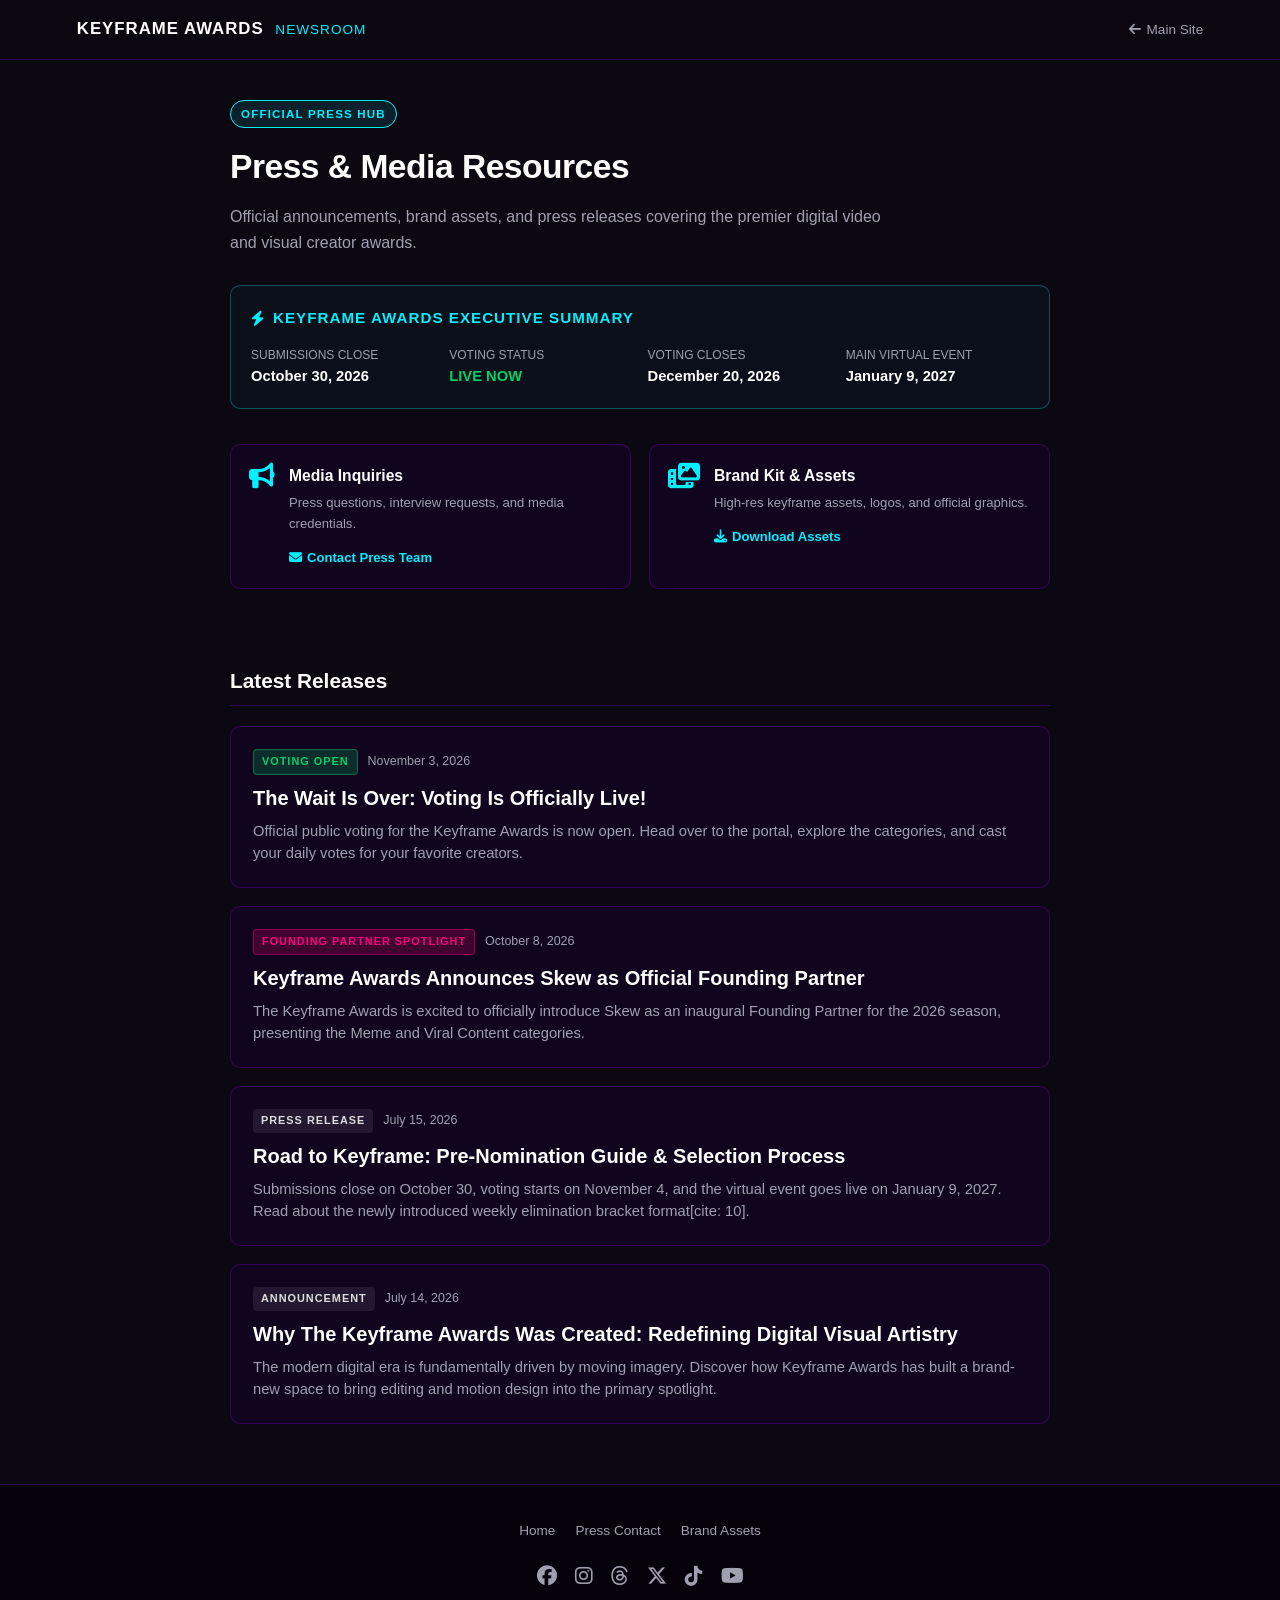
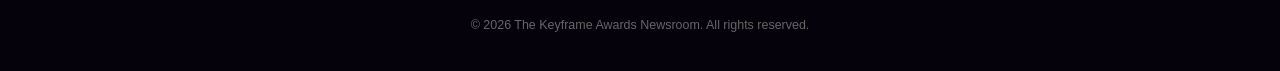
<file: index.html>
<!DOCTYPE html>
<html lang="en">
<head>
    <meta charset="UTF-8">
    <meta name="viewport" content="width=device-width, initial-scale=1.0">
    <title>Press Room | The Keyframe Awards</title>

<!-- Favicon -->
  <link rel="icon" type="image/png" href="favicon.png">

  <!-- Google Analytics -->
  <script async src="https://www.googletagmanager.com/gtag/js?id=G-Z8HX6L8WEG"></script>
  <script>
    window.dataLayer = window.dataLayer || [];
    function gtag(){dataLayer.push(arguments);}
    gtag('js', new Date());
    gtag('config', 'G-Z8HX6L8WEG');
  </script>

    <link rel="stylesheet" href="https://cdnjs.cloudflare.com/ajax/libs/font-awesome/6.5.2/css/all.min.css">
    <link rel="stylesheet" href="style.css">
</head>
<body>

    <!-- HEADER -->
    <header class="press-header">
        <a href="https://press.keyframe-awards.com" class="brand-logo">Keyframe Awards <span>Newsroom</span></a>
        <a href="https://keyframe-awards.com" class="back-link"><i class="fas fa-arrow-left"></i> Main Site</a>
    </header>

    <main class="press-hero">
        <span class="press-badge">Official Press Hub</span>
        <h1 class="page-title">Press & Media Resources</h1>
        <p class="page-subtitle">Official announcements, brand assets, and press releases covering the premier digital video and visual creator awards.</p>

        <!-- EXECUTIVE FAST FACTS BOX -->
        <div class="fast-facts-box">
            <h3><i class="fas fa-bolt"></i> Keyframe Awards Executive Summary</h3>
            <div class="facts-grid">
                <div class="fact-item">
                    <span class="fact-label">Submissions Close</span>
                    <span class="fact-value">October 30, 2026</span>
                </div>
                <div class="fact-item">
                    <span class="fact-label">Voting Status</span>
                    <span class="fact-value" style="color: #00d26a; font-weight: bold;">LIVE NOW</span>
                </div>
                <div class="fact-item">
                    <span class="fact-label">Voting Closes</span>
                    <span class="fact-value">December 20, 2026</span>
                </div>
                <div class="fact-item">
                    <span class="fact-label">Main Virtual Event</span>
                    <span class="fact-value">January 9, 2027</span>
                </div>
            </div>
        </div>

        <!-- MEDIA KIT & CONTACT CARDS -->
        <div class="resources-grid">
            <div class="resource-card">
                <i class="fas fa-bullhorn resource-icon"></i>
                <div class="resource-info">
                    <h4>Media Inquiries</h4>
                    <p>Press questions, interview requests, and media credentials.</p>
                    <a href="mailto:press@keyframe-awards.com" class="resource-btn"><i class="fas fa-envelope"></i> Contact Press Team</a>
                </div>
            </div>

            <div class="resource-card">
                <i class="fas fa-photo-video resource-icon"></i>
                <div class="resource-info">
                    <h4>Brand Kit & Assets</h4>
                    <p>High-res keyframe assets, logos, and official graphics.</p>
                    <a href="https://keyframe-awards.com/keyframe%20award%20image.jpg" target="_blank" class="resource-btn"><i class="fas fa-download"></i> Download Assets</a>
                </div>
            </div>
        </div>

    <!-- ADSTERRA INLINE BANNER (300x250) -->
    <div style="display: flex; justify-content: center; margin: 35px 0;">
        <script type="text/javascript">
            atOptions = {
                'key' : 'caa801b49787e1db076d0b91ac76786a',
                'format' : 'iframe',
                'height' : 250,
                'width' : 300,
                'params' : {}
            };
        </script>
        <script type="text/javascript" src="https://www.highperformanceformat.com/caa801b49787e1db076d0b91ac76786a/invoke.js"></script>
    </div>

    <!-- PRESS RELEASES LIST -->
    <h2 class="section-title">Latest Releases</h2>
    <div class="articles-list">

        <!-- NEW VOTING LIVE ARTICLE -->
        <a href="voting-is-live" class="article-card">
            <div class="meta-row">
                <span class="meta-tag" style="background: rgba(0, 210, 106, 0.2); color: #00d26a; border: 1px solid rgba(0, 210, 106, 0.4);">Voting Open</span>
                <span class="meta-date">November 3, 2026</span>
            </div>
            <h2 class="article-title">The Wait Is Over: Voting Is Officially Live!</h2>
            <p class="article-preview">Official public voting for the Keyframe Awards is now open. Head over to the portal, explore the categories, and cast your daily votes for your favorite creators.</p>
        </a>

        <a href="skew-partnership" class="article-card">
            <div class="meta-row">
                <span class="meta-tag" style="background: rgba(255, 0, 127, 0.2); color: var(--neon-pink); border: 1px solid rgba(255, 0, 127, 0.4);">Founding Partner Spotlight</span>
                <span class="meta-date">October 8, 2026</span>
            </div>
            <h2 class="article-title">Keyframe Awards Announces Skew as Official Founding Partner</h2>
            <p class="article-preview">The Keyframe Awards is excited to officially introduce Skew as an inaugural Founding Partner for the 2026 season, presenting the Meme and Viral Content categories.</p>
        </a>
        
        <a href="road-to-keyframe" class="article-card">
            <div class="meta-row">
                <span class="meta-tag">Press Release</span>
                <span class="meta-date">July 15, 2026</span>
            </div>
            <h2 class="article-title">Road to Keyframe: Pre-Nomination Guide & Selection Process</h2>
            <p class="article-preview">Submissions close on October 30, voting starts on November 4, and the virtual event goes live on January 9, 2027. Read about the newly introduced weekly elimination bracket format[cite: 10].</p>
        </a>

        <a href="redefining-visual-artistry" class="article-card">
            <div class="meta-row">
                <span class="meta-tag">Announcement</span>
                <span class="meta-date">July 14, 2026</span>
            </div>
            <h2 class="article-title">Why The Keyframe Awards Was Created: Redefining Digital Visual Artistry</h2>
            <p class="article-preview">The modern digital era is fundamentally driven by moving imagery. Discover how Keyframe Awards has built a brand-new space to bring editing and motion design into the primary spotlight.</p>
        </a>

    </div>
    </main>

    <!-- FOOTER -->
    <footer class="press-footer">
        <div class="footer-content">
            <div class="footer-links">
                <a href="https://keyframe-awards.com">Home</a>
                <a href="mailto:press@keyframe-awards.com">Press Contact</a>
                <a href="https://keyframe-awards.com/keyframe%20award%20image.jpg" target="_blank">Brand Assets</a>
            </div>

            <div class="footer-socials">
                <a href="https://www.facebook.com/keyframeawards" target="_blank" aria-label="Facebook"><i class="fab fa-facebook"></i></a>
                <a href="https://www.instagram.com/keyframeawards" target="_blank" aria-label="Instagram"><i class="fab fa-instagram"></i></a>
                <a href="https://www.threads.com/@keyframeawards" target="_blank" aria-label="Threads"><i class="fab fa-threads"></i></a>
                <a href="https://x.com/keyframeawards" target="_blank" aria-label="X (Twitter)"><i class="fab fa-x-twitter"></i></a>
                <a href="https://tiktok.com/@keyframeawards" target="_blank" aria-label="TikTok"><i class="fab fa-tiktok"></i></a>
                <a href="https://www.youtube.com/@KeyframeAwards" target="_blank" aria-label="YouTube"><i class="fab fa-youtube"></i></a>
            </div>

            <p class="footer-copy">© 2026 The Keyframe Awards Newsroom. All rights reserved.</p>
        </div>
    </footer>

</body>
</html>
</file>
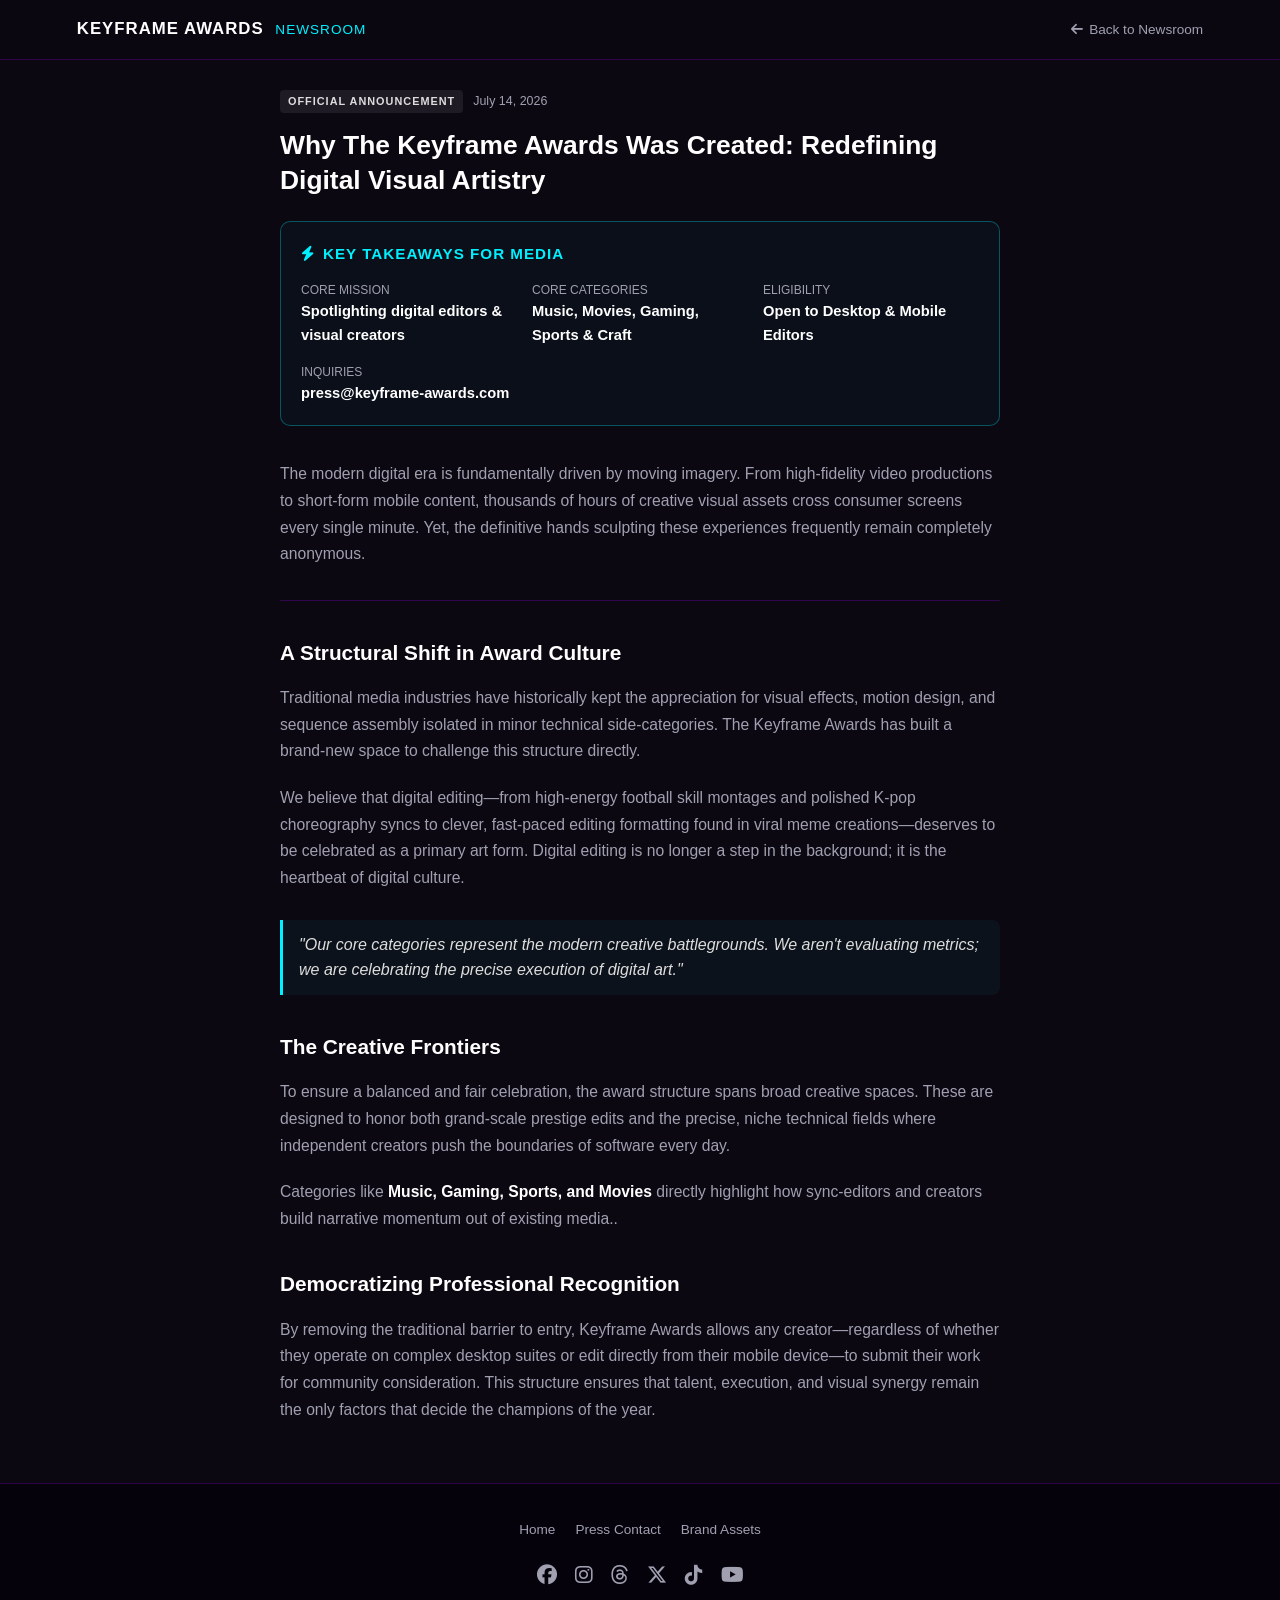
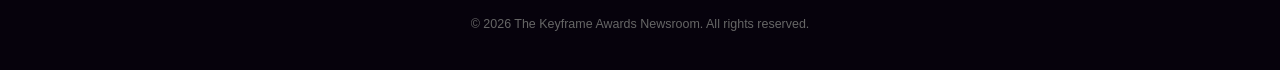
<file: redefining-visual-artistry/index.html>
<!DOCTYPE html>
<html lang="en">
<head>
    <meta charset="UTF-8">
    <meta name="viewport" content="width=device-width, initial-scale=1.0">
    <title>Why The Keyframe Awards Was Created | Keyframe Awards Newsroom</title>

<!-- Favicon -->
  <link rel="icon" type="image/png" href="favicon.png">

  <!-- Google Analytics -->
  <script async src="https://www.googletagmanager.com/gtag/js?id=G-Z8HX6L8WEG"></script>
  <script>
    window.dataLayer = window.dataLayer || [];
    function gtag(){dataLayer.push(arguments);}
    gtag('js', new Date());
    gtag('config', 'G-Z8HX6L8WEG');
  </script>

    <link rel="stylesheet" href="https://cdnjs.cloudflare.com/ajax/libs/font-awesome/6.5.2/css/all.min.css">
    <link rel="stylesheet" href="../style.css">
</head>
<body>

    <!-- HEADER -->
    <header class="press-header">
        <a href="https://press.keyframe-awards.com" class="brand-logo">Keyframe Awards <span>Newsroom</span></a>
        <a href="https://press.keyframe-awards.com" class="back-link"><i class="fas fa-arrow-left"></i> Back to Newsroom</a>
    </header>

    <!-- ARTICLE CONTAINER -->
    <main class="article-container">
        
        <div class="meta-row">
            <span class="meta-tag">Official Announcement</span>
            <span class="meta-date">July 14, 2026</span>
        </div>
        
        <h1 class="article-title-large">Why The Keyframe Awards Was Created: Redefining Digital Visual Artistry</h1>
        
        <!-- EXECUTIVE SUMMARY BOX -->
        <div class="fast-facts-box">
            <h3><i class="fas fa-bolt"></i> Key Takeaways for Media</h3>
            <div class="facts-grid">
                <div class="fact-item">
                    <span class="fact-label">Core Mission</span>
                    <span class="fact-value">Spotlighting digital editors & visual creators</span>
                </div>
                <div class="fact-item">
                    <span class="fact-label">Core Categories</span>
                    <span class="fact-value">Music, Movies, Gaming, Sports & Craft</span>
                </div>
                <div class="fact-item">
                    <span class="fact-label">Eligibility</span>
                    <span class="fact-value">Open to Desktop & Mobile Editors</span>
                </div>
                <div class="fact-item">
                    <span class="fact-label">Inquiries</span>
                    <span class="fact-value">press@keyframe-awards.com</span>
                </div>
            </div>
        </div>

        <p>The modern digital era is fundamentally driven by moving imagery. From high-fidelity video productions to short-form mobile content, thousands of hours of creative visual assets cross consumer screens every single minute. Yet, the definitive hands sculpting these experiences frequently remain completely anonymous.</p>

        <hr>

        <h2>A Structural Shift in Award Culture</h2>
        
        <p>Traditional media industries have historically kept the appreciation for visual effects, motion design, and sequence assembly isolated in minor technical side-categories. The Keyframe Awards has built a brand-new space to challenge this structure directly.</p>
        
        <p>We believe that digital editing—from high-energy football skill montages and polished K-pop choreography syncs to clever, fast-paced editing formatting found in viral meme creations—deserves to be celebrated as a primary art form. Digital editing is no longer a step in the background; it is the heartbeat of digital culture.</p>

        <blockquote>
            "Our core categories represent the modern creative battlegrounds. We aren't evaluating metrics; we are celebrating the precise execution of digital art."
        </blockquote>

        <h2>The Creative Frontiers</h2>
        
        <p>To ensure a balanced and fair celebration, the award structure spans broad creative spaces. These are designed to honor both grand-scale prestige edits and the precise, niche technical fields where independent creators push the boundaries of software every day.</p>
        
        <p>Categories like <strong>Music, Gaming, Sports, and Movies</strong> directly highlight how sync-editors and creators build narrative momentum out of existing media.</strong>.</p>

        <h2>Democratizing Professional Recognition</h2>
        
        <p>By removing the traditional barrier to entry, Keyframe Awards allows any creator—regardless of whether they operate on complex desktop suites or edit directly from their mobile device—to submit their work for community consideration. This structure ensures that talent, execution, and visual synergy remain the only factors that decide the champions of the year.</p>

    </main>

    <!-- FOOTER -->
    <footer class="press-footer">
        <div class="footer-content">
            <div class="footer-links">
                <a href="https://keyframe-awards.com">Home</a>
                <a href="mailto:press@keyframe-awards.com">Press Contact</a>
                <a href="https://keyframe-awards.com/keyframe%20award%20image.jpg" target="_blank">Brand Assets</a>
            </div>

            <div class="footer-socials">
                <a href="https://www.facebook.com/keyframeawards" target="_blank" aria-label="Facebook"><i class="fab fa-facebook"></i></a>
                <a href="https://www.instagram.com/keyframeawards" target="_blank" aria-label="Instagram"><i class="fab fa-instagram"></i></a>
                <a href="https://www.threads.com/@keyframeawards" target="_blank" aria-label="Threads"><i class="fab fa-threads"></i></a>
                <a href="https://x.com/keyframeawards" target="_blank" aria-label="X (Twitter)"><i class="fab fa-x-twitter"></i></a>
                <a href="https://tiktok.com/@keyframeawards" target="_blank" aria-label="TikTok"><i class="fab fa-tiktok"></i></a>
                <a href="https://www.youtube.com/@KeyframeAwards" target="_blank" aria-label="YouTube"><i class="fab fa-youtube"></i></a>
            </div>

            <p class="footer-copy">© 2026 The Keyframe Awards Newsroom. All rights reserved.</p>
        </div>
    </footer>

</body>
</html>
</file>
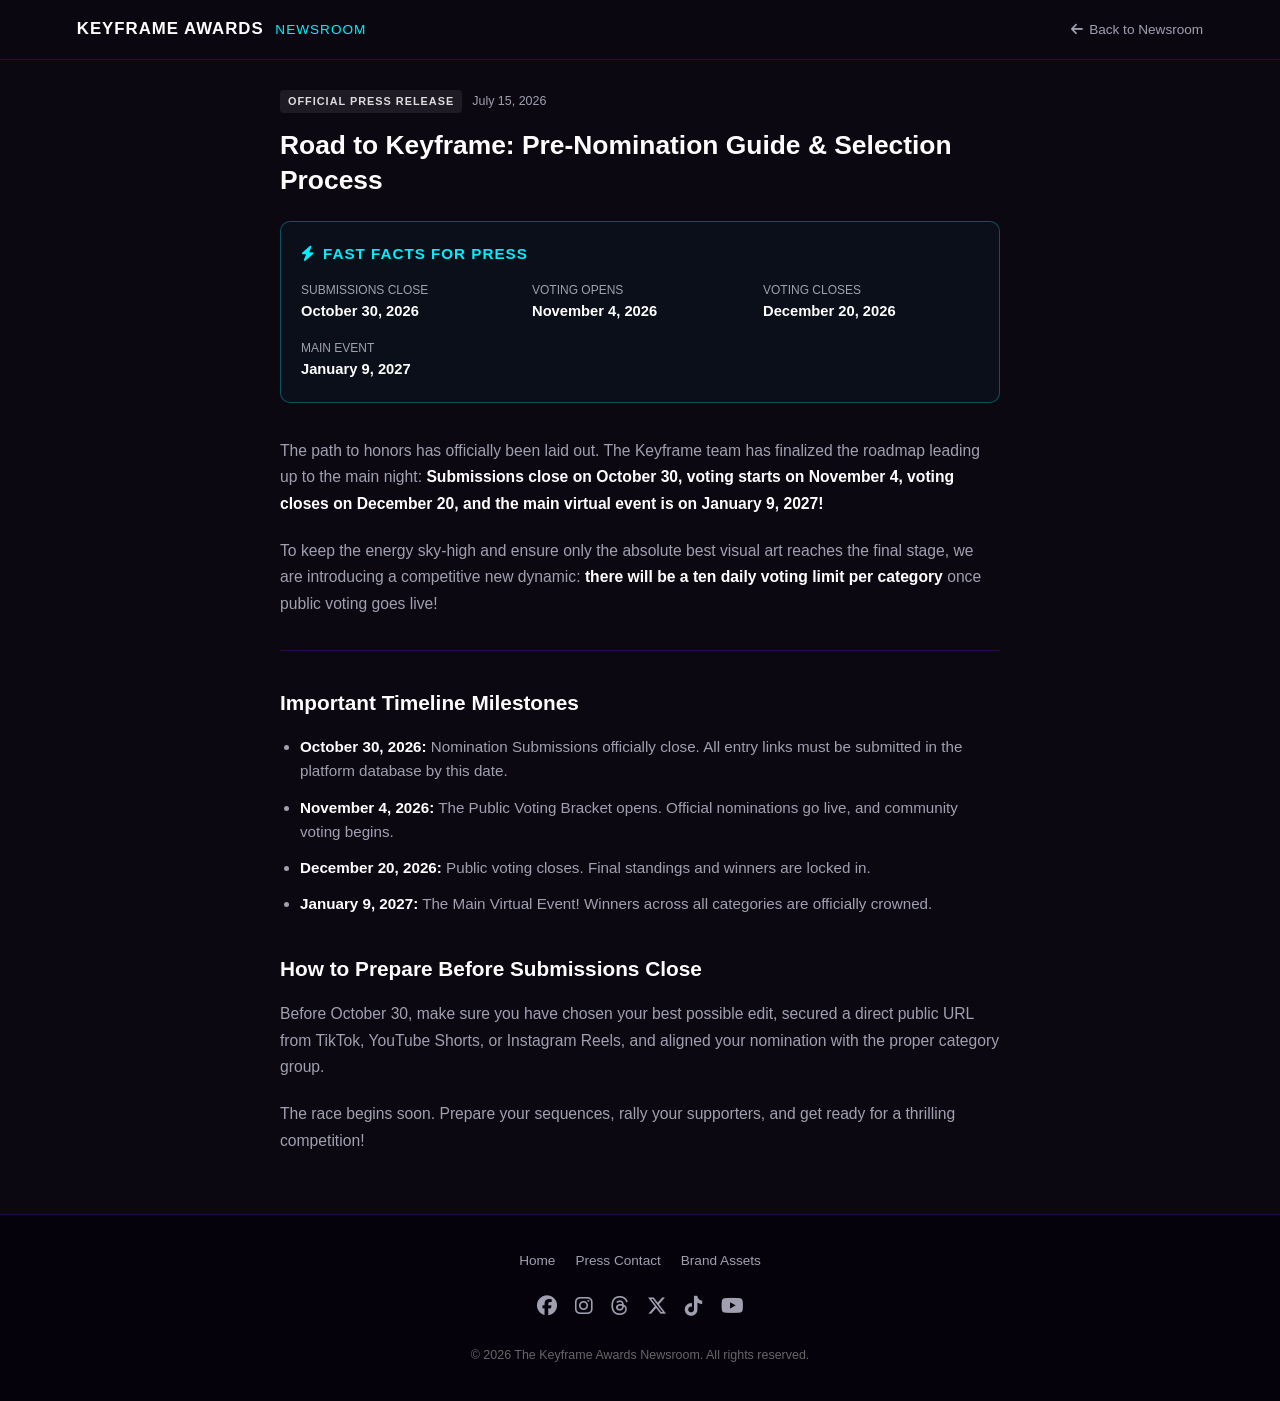
<file: road-to-keyframe/index.html>
<!DOCTYPE html>
<html lang="en">
<head>
    <meta charset="UTF-8">
    <meta name="viewport" content="width=device-width, initial-scale=1.0">
    <title>Road to Keyframe: Pre-Nomination Guide | Keyframe Awards Newsroom</title>

<!-- Favicon -->
  <link rel="icon" type="image/png" href="favicon.png">

  <!-- Google Analytics -->
  <script async src="https://www.googletagmanager.com/gtag/js?id=G-Z8HX6L8WEG"></script>
  <script>
    window.dataLayer = window.dataLayer || [];
    function gtag(){dataLayer.push(arguments);}
    gtag('js', new Date());
    gtag('config', 'G-Z8HX6L8WEG');
  </script>

    <link rel="stylesheet" href="https://cdnjs.cloudflare.com/ajax/libs/font-awesome/6.5.2/css/all.min.css">
    <link rel="stylesheet" href="../style.css">
</head>
<body>

    <!-- HEADER -->
    <header class="press-header">
        <a href="https://press.keyframe-awards.com" class="brand-logo">Keyframe Awards <span>Newsroom</span></a>
        <a href="https://press.keyframe-awards.com" class="back-link"><i class="fas fa-arrow-left"></i> Back to Newsroom</a>
    </header>

    <!-- ARTICLE CONTAINER -->
    <main class="article-container">
        
        <div class="meta-row">
            <span class="meta-tag">Official Press Release</span>
            <span class="meta-date">July 15, 2026</span>
        </div>
        
        <h1 class="article-title-large">Road to Keyframe: Pre-Nomination Guide & Selection Process</h1>
        
        <!-- EXECUTIVE SUMMARY BOX -->
        <div class="fast-facts-box">
            <h3><i class="fas fa-bolt"></i> Fast Facts for Press</h3>
            <div class="facts-grid">
                <div class="fact-item">
                    <span class="fact-label">Submissions Close</span>
                    <span class="fact-value">October 30, 2026</span>
                </div>
                <div class="fact-item">
                    <span class="fact-label">Voting Opens</span>
                    <span class="fact-value">November 4, 2026</span>
                </div>
                <div class="fact-item">
                    <span class="fact-label">Voting Closes</span>
                    <span class="fact-value">December 20, 2026</span>
                </div>
                <div class="fact-item">
                    <span class="fact-label">Main Event</span>
                    <span class="fact-value">January 9, 2027</span>
                </div>
            </div>
        </div>

        <p>The path to honors has officially been laid out. The Keyframe team has finalized the roadmap leading up to the main night: <strong>Submissions close on October 30, voting starts on November 4, voting closes on December 20, and the main virtual event is on January 9, 2027!</strong></p>

        <p>To keep the energy sky-high and ensure only the absolute best visual art reaches the final stage, we are introducing a competitive new dynamic: <strong>there will be a ten daily voting limit per category</strong> once public voting goes live!</p>

        <hr>

        <h2>Important Timeline Milestones</h2>
        
        <ul>
            <li><strong>October 30, 2026:</strong> Nomination Submissions officially close. All entry links must be submitted in the platform database by this date.</li>
            <li><strong>November 4, 2026:</strong> The Public Voting Bracket opens. Official nominations go live, and community voting begins.</li>
            
            <li><strong>December 20, 2026:</strong> Public voting closes. Final standings and winners are locked in.</li>
            <li><strong>January 9, 2027:</strong> The Main Virtual Event! Winners across all categories are officially crowned.</li>
        </ul>

        <h2>How to Prepare Before Submissions Close</h2>
        
        <p>Before October 30, make sure you have chosen your best possible edit, secured a direct public URL from TikTok, YouTube Shorts, or Instagram Reels, and aligned your nomination with the proper category group.</p>

        <p>The race begins soon. Prepare your sequences, rally your supporters, and get ready for a thrilling competition!</p>

    </main>

    <!-- FOOTER -->
    <footer class="press-footer">
        <div class="footer-content">
            <div class="footer-links">
                <a href="https://keyframe-awards.com">Home</a>
                <a href="mailto:press@keyframe-awards.com">Press Contact</a>
                <a href="https://keyframe-awards.com/keyframe%20award%20image.jpg" target="_blank">Brand Assets</a>
            </div>

            <div class="footer-socials">
                <a href="https://www.facebook.com/keyframeawards" target="_blank" aria-label="Facebook"><i class="fab fa-facebook"></i></a>
                <a href="https://www.instagram.com/keyframeawards" target="_blank" aria-label="Instagram"><i class="fab fa-instagram"></i></a>
                <a href="https://www.threads.com/@keyframeawards" target="_blank" aria-label="Threads"><i class="fab fa-threads"></i></a>
                <a href="https://x.com/keyframeawards" target="_blank" aria-label="X (Twitter)"><i class="fab fa-x-twitter"></i></a>
                <a href="https://tiktok.com/@keyframeawards" target="_blank" aria-label="TikTok"><i class="fab fa-tiktok"></i></a>
                <a href="https://www.youtube.com/@KeyframeAwards" target="_blank" aria-label="YouTube"><i class="fab fa-youtube"></i></a>
            </div>

            <p class="footer-copy">© 2026 The Keyframe Awards Newsroom. All rights reserved.</p>
        </div>
    </footer>

</body>
</html>
</file>
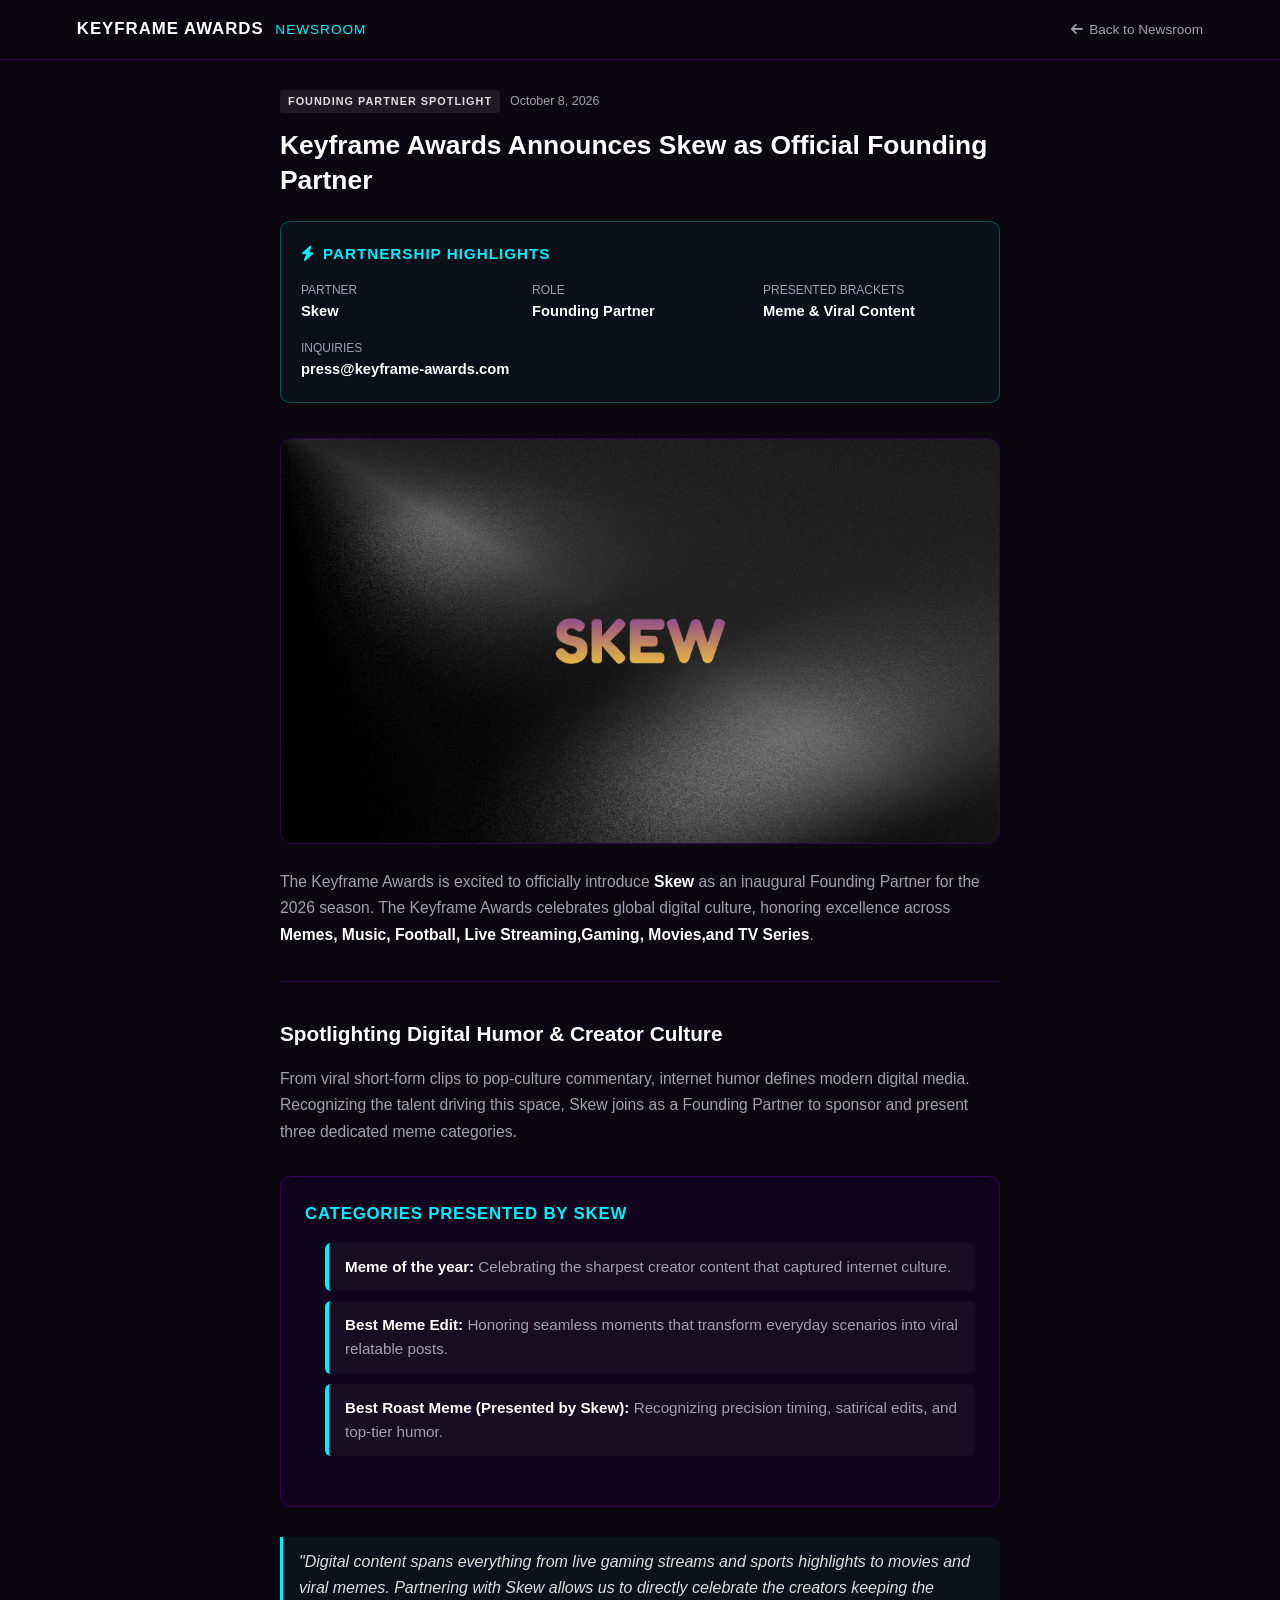
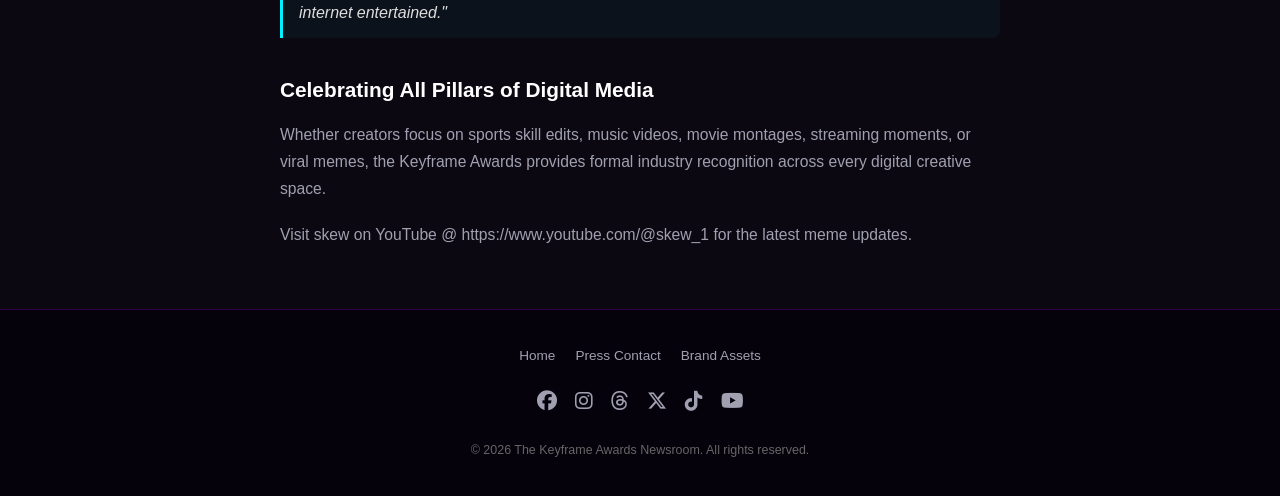
<file: skew-partnership/index.html>
<!DOCTYPE html>
<html lang="en">
<head>
    <meta charset="UTF-8">
    <meta name="viewport" content="width=device-width, initial-scale=1.0">
    <title>Keyframe Awards x Skew | Founding Partner Announcement</title>

<!-- Favicon -->
  <link rel="icon" type="image/png" href="favicon.png">

  <!-- Google Analytics -->
  <script async src="https://www.googletagmanager.com/gtag/js?id=G-Z8HX6L8WEG"></script>
  <script>
    window.dataLayer = window.dataLayer || [];
    function gtag(){dataLayer.push(arguments);}
    gtag('js', new Date());
    gtag('config', 'G-Z8HX6L8WEG');
  </script>

    <link rel="stylesheet" href="https://cdnjs.cloudflare.com/ajax/libs/font-awesome/6.5.2/css/all.min.css">
    
    <!-- Use absolute path from domain root -->
    <link rel="stylesheet" href="/style.css">

    <style>
        .partner-banner-link {
            display: block;
            width: 100%;
            max-width: 800px;
            margin: 25px auto;
            border-radius: 12px;
            overflow: hidden;
            border: 1px solid var(--border-purple);
            transition: transform 0.3s ease, box-shadow 0.3s ease;
        }
        .partner-banner-link:hover {
            transform: translateY(-4px);
            box-shadow: 0 10px 30px rgba(0, 0, 0, 0.6);
            border-color: var(--neon-cyan);
        }
        .partner-banner-img {
            width: 100%;
            height: auto;
            display: block;
        }
        .category-box {
            background: var(--card-bg);
            border: 1px solid var(--border-purple);
            border-radius: 12px;
            padding: 24px;
            margin: 30px 0;
        }
        .category-box h3 {
            color: var(--neon-cyan);
            font-size: 1.05rem;
            text-transform: uppercase;
            letter-spacing: 0.8px;
            margin-bottom: 12px;
        }
        .category-list {
            list-style: none;
            padding: 0;
            margin: 15px 0 0 0;
        }
        .category-list li {
            padding: 12px 16px;
            margin-bottom: 10px;
            background: rgba(255, 255, 255, 0.03);
            border-left: 4px solid var(--neon-cyan);
            border-radius: 6px;
            color: var(--text-muted);
            font-size: 0.95rem;
        }
        .category-list li strong {
            color: #ffffff;
        }
    </style>
</head>
<body>

    <!-- HEADER -->
    <header class="press-header">
        <a href="https://press.keyframe-awards.com" class="brand-logo">Keyframe Awards <span>Newsroom</span></a>
        <a href="https://press.keyframe-awards.com" class="back-link"><i class="fas fa-arrow-left"></i> Back to Newsroom</a>
    </header>

    <!-- ARTICLE CONTAINER -->
    <main class="article-container">
        
        <div class="meta-row">
            <span class="meta-tag">Founding Partner Spotlight</span>
            <span class="meta-date">October 8, 2026</span>
        </div>
        
        <h1 class="article-title-large">Keyframe Awards Announces Skew as Official Founding Partner</h1>
        
        <!-- EXECUTIVE SUMMARY BOX -->
        <div class="fast-facts-box">
            <h3><i class="fas fa-bolt"></i> Partnership Highlights</h3>
            <div class="facts-grid">
                <div class="fact-item">
                    <span class="fact-label">Partner</span>
                    <span class="fact-value">Skew</span>
                </div>
                <div class="fact-item">
                    <span class="fact-label">Role</span>
                    <span class="fact-value">Founding Partner</span>
                </div>
                <div class="fact-item">
                    <span class="fact-label">Presented Brackets</span>
                    <span class="fact-value">Meme & Viral Content</span>
                </div>
                <div class="fact-item">
                    <span class="fact-label">Inquiries</span>
                    <span class="fact-value">press@keyframe-awards.com</span>
                </div>
            </div>
        </div>

        <!-- CLICKABLE IMAGE LINK TO SKEW YOUTUBE -->
        <a href="https://www.youtube.com/@skew_1" target="_blank" rel="noopener noreferrer" class="partner-banner-link" aria-label="Visit Skew YouTube Channel">
            <img src="/skew-keyframe-banner.jpg" alt="Skew x Keyframe Awards Banner" class="partner-banner-img">
        </a>

        <p>The Keyframe Awards is excited to officially introduce <strong>Skew</strong> as an inaugural Founding Partner for the 2026 season. The Keyframe Awards celebrates global digital culture, honoring excellence across <strong>Memes, Music, Football, Live Streaming,Gaming, Movies,and TV Series</strong>.</p>

        <hr>

        <h2>Spotlighting Digital Humor & Creator Culture</h2>
        
        <p>From viral short-form clips to pop-culture commentary, internet humor defines modern digital media. Recognizing the talent driving this space, Skew joins as a Founding Partner to sponsor and present three dedicated meme categories.</p>

        <!-- PRESENTED CATEGORIES -->
        <div class="category-box">
            <h3>Categories Presented by Skew</h3>
            <ul class="category-list">
                <li><strong>Meme of the year:</strong> Celebrating the sharpest creator content that captured internet culture.</li>
                <li><strong>Best Meme Edit:</strong> Honoring seamless moments that transform everyday scenarios into viral relatable posts.</li>
                <li><strong>Best Roast Meme (Presented by Skew):</strong> Recognizing precision timing, satirical edits, and top-tier humor.</li>
            </ul>
        </div>

        <blockquote>
            "Digital content spans everything from live gaming streams and sports highlights to movies and viral memes. Partnering with Skew allows us to directly celebrate the creators keeping the internet entertained."
        </blockquote>

        <h2>Celebrating All Pillars of Digital Media</h2>
        
        <p>Whether creators focus on sports skill edits, music videos, movie montages, streaming moments, or viral memes, the Keyframe Awards provides formal industry recognition across every digital creative space.</p>

        <p>Visit skew on YouTube @ https://www.youtube.com/@skew_1 for the latest meme updates.</p>

    </main>

    <!-- FOOTER -->
    <footer class="press-footer">
        <div class="footer-content">
            <div class="footer-links">
                <a href="https://keyframe-awards.com">Home</a>
                <a href="mailto:press@keyframe-awards.com">Press Contact</a>
                <a href="https://keyframe-awards.com/keyframe%20award%20image.jpg" target="_blank">Brand Assets</a>
            </div>

            <div class="footer-socials">
                <a href="https://www.facebook.com/profile.php?id=61591775859832" target="_blank" aria-label="Facebook"><i class="fab fa-facebook"></i></a>
                <a href="https://www.instagram.com/keyframeawards" target="_blank" aria-label="Instagram"><i class="fab fa-instagram"></i></a>
                <a href="https://www.threads.com/@keyframeawards" target="_blank" aria-label="Threads"><i class="fab fa-threads"></i></a>
                <a href="https://x.com/keyframeawards" target="_blank" aria-label="X (Twitter)"><i class="fab fa-x-twitter"></i></a>
                <a href="https://tiktok.com/@keyframeawards" target="_blank" aria-label="TikTok"><i class="fab fa-tiktok"></i></a>
                <a href="https://www.youtube.com/@KeyframeAwards" target="_blank" aria-label="YouTube"><i class="fab fa-youtube"></i></a>
            </div>

            <p class="footer-copy">© 2026 The Keyframe Awards Newsroom. All rights reserved.</p>
        </div>
    </footer>

</body>
</html>
</file>
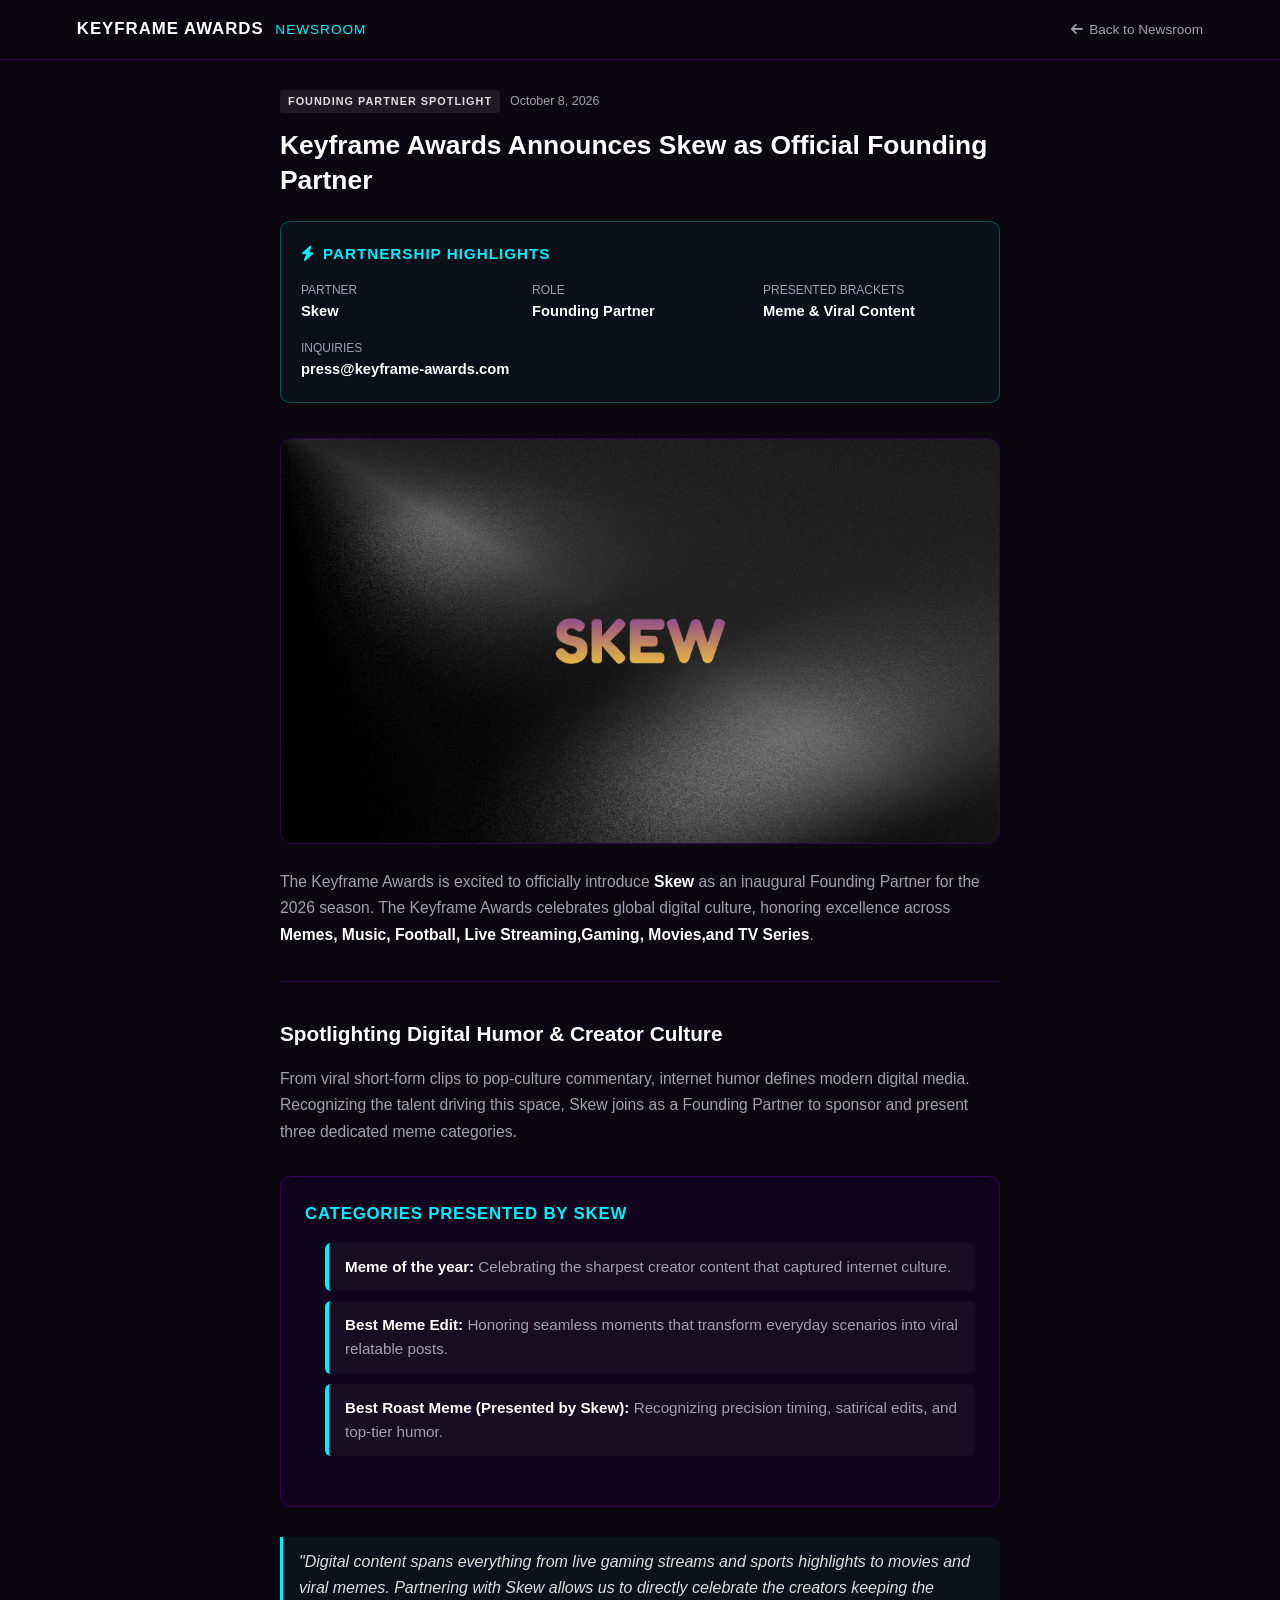
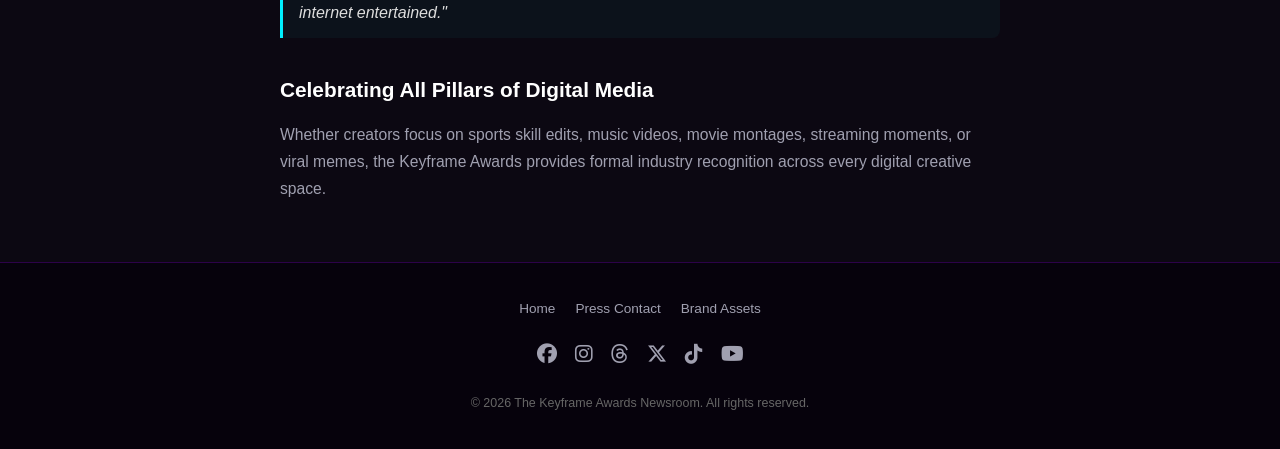
<file: skew/index.html>
<!DOCTYPE html>
<html lang="en">
<head>
    <meta charset="UTF-8">
    <meta name="viewport" content="width=device-width, initial-scale=1.0">
    <title>Keyframe Awards x Skew | Founding Partner Announcement</title>
    <link rel="stylesheet" href="https://cdnjs.cloudflare.com/ajax/libs/font-awesome/6.5.2/css/all.min.css">
    
    <!-- Use absolute path from domain root -->
    <link rel="stylesheet" href="/style.css">

    <style>
        .partner-banner-link {
            display: block;
            width: 100%;
            max-width: 800px;
            margin: 25px auto;
            border-radius: 12px;
            overflow: hidden;
            border: 1px solid var(--border-purple);
            transition: transform 0.3s ease, box-shadow 0.3s ease;
        }
        .partner-banner-link:hover {
            transform: translateY(-4px);
            box-shadow: 0 10px 30px rgba(0, 0, 0, 0.6);
            border-color: var(--neon-cyan);
        }
        .partner-banner-img {
            width: 100%;
            height: auto;
            display: block;
        }
        .category-box {
            background: var(--card-bg);
            border: 1px solid var(--border-purple);
            border-radius: 12px;
            padding: 24px;
            margin: 30px 0;
        }
        .category-box h3 {
            color: var(--neon-cyan);
            font-size: 1.05rem;
            text-transform: uppercase;
            letter-spacing: 0.8px;
            margin-bottom: 12px;
        }
        .category-list {
            list-style: none;
            padding: 0;
            margin: 15px 0 0 0;
        }
        .category-list li {
            padding: 12px 16px;
            margin-bottom: 10px;
            background: rgba(255, 255, 255, 0.03);
            border-left: 4px solid var(--neon-cyan);
            border-radius: 6px;
            color: var(--text-muted);
            font-size: 0.95rem;
        }
        .category-list li strong {
            color: #ffffff;
        }
    </style>
</head>
<body>

    <!-- HEADER -->
    <header class="press-header">
        <a href="https://press.keyframe-awards.com" class="brand-logo">Keyframe Awards <span>Newsroom</span></a>
        <a href="https://press.keyframe-awards.com" class="back-link"><i class="fas fa-arrow-left"></i> Back to Newsroom</a>
    </header>

    <!-- ARTICLE CONTAINER -->
    <main class="article-container">
        
        <div class="meta-row">
            <span class="meta-tag">Founding Partner Spotlight</span>
            <span class="meta-date">October 8, 2026</span>
        </div>
        
        <h1 class="article-title-large">Keyframe Awards Announces Skew as Official Founding Partner</h1>
        
        <!-- EXECUTIVE SUMMARY BOX -->
        <div class="fast-facts-box">
            <h3><i class="fas fa-bolt"></i> Partnership Highlights</h3>
            <div class="facts-grid">
                <div class="fact-item">
                    <span class="fact-label">Partner</span>
                    <span class="fact-value">Skew</span>
                </div>
                <div class="fact-item">
                    <span class="fact-label">Role</span>
                    <span class="fact-value">Founding Partner</span>
                </div>
                <div class="fact-item">
                    <span class="fact-label">Presented Brackets</span>
                    <span class="fact-value">Meme & Viral Content</span>
                </div>
                <div class="fact-item">
                    <span class="fact-label">Inquiries</span>
                    <span class="fact-value">press@keyframe-awards.com</span>
                </div>
            </div>
        </div>

        <!-- CLICKABLE IMAGE LINK TO SKEW YOUTUBE -->
        <a href="https://www.youtube.com/@skew_1" target="_blank" rel="noopener noreferrer" class="partner-banner-link" aria-label="Visit Skew YouTube Channel">
            <img src="/skew-keyframe-banner.jpg" alt="Skew x Keyframe Awards Banner" class="partner-banner-img">
        </a>

        <p>The Keyframe Awards is excited to officially introduce <strong>Skew</strong> as an inaugural Founding Partner for the 2026 season. The Keyframe Awards celebrates global digital culture, honoring excellence across <strong>Memes, Music, Football, Live Streaming,Gaming, Movies,and TV Series</strong>.</p>

        <hr>

        <h2>Spotlighting Digital Humor & Creator Culture</h2>
        
        <p>From viral short-form clips to pop-culture commentary, internet humor defines modern digital media. Recognizing the talent driving this space, Skew joins as a Founding Partner to sponsor and present three dedicated meme categories.</p>

        <!-- PRESENTED CATEGORIES -->
        <div class="category-box">
            <h3>Categories Presented by Skew</h3>
            <ul class="category-list">
                <li><strong>Meme of the year:</strong> Celebrating the sharpest creator content that captured internet culture.</li>
                <li><strong>Best Meme Edit:</strong> Honoring seamless moments that transform everyday scenarios into viral relatable posts.</li>
                <li><strong>Best Roast Meme (Presented by Skew):</strong> Recognizing precision timing, satirical edits, and top-tier humor.</li>
            </ul>
        </div>

        <blockquote>
            "Digital content spans everything from live gaming streams and sports highlights to movies and viral memes. Partnering with Skew allows us to directly celebrate the creators keeping the internet entertained."
        </blockquote>

        <h2>Celebrating All Pillars of Digital Media</h2>
        
        <p>Whether creators focus on sports skill edits, music videos, movie montages, streaming moments, or viral memes, the Keyframe Awards provides formal industry recognition across every digital creative space.</p>

    </main>

    <!-- FOOTER -->
    <footer class="press-footer">
        <div class="footer-content">
            <div class="footer-links">
                <a href="https://keyframe-awards.com">Home</a>
                <a href="mailto:press@keyframe-awards.com">Press Contact</a>
                <a href="https://keyframe-awards.com/keyframe%20award%20image.jpg" target="_blank">Brand Assets</a>
            </div>

            <div class="footer-socials">
                <a href="https://www.facebook.com/profile.php?id=61591775859832" target="_blank" aria-label="Facebook"><i class="fab fa-facebook"></i></a>
                <a href="https://www.instagram.com/keyframeawards" target="_blank" aria-label="Instagram"><i class="fab fa-instagram"></i></a>
                <a href="https://www.threads.com/@keyframeawards" target="_blank" aria-label="Threads"><i class="fab fa-threads"></i></a>
                <a href="https://x.com/keyframeawards" target="_blank" aria-label="X (Twitter)"><i class="fab fa-x-twitter"></i></a>
                <a href="https://tiktok.com/@keyframeawards" target="_blank" aria-label="TikTok"><i class="fab fa-tiktok"></i></a>
                <a href="https://www.youtube.com/@KeyframeAwards" target="_blank" aria-label="YouTube"><i class="fab fa-youtube"></i></a>
            </div>

            <p class="footer-copy">© 2026 The Keyframe Awards Newsroom. All rights reserved.</p>
        </div>
    </footer>

</body>
</html>
</file>
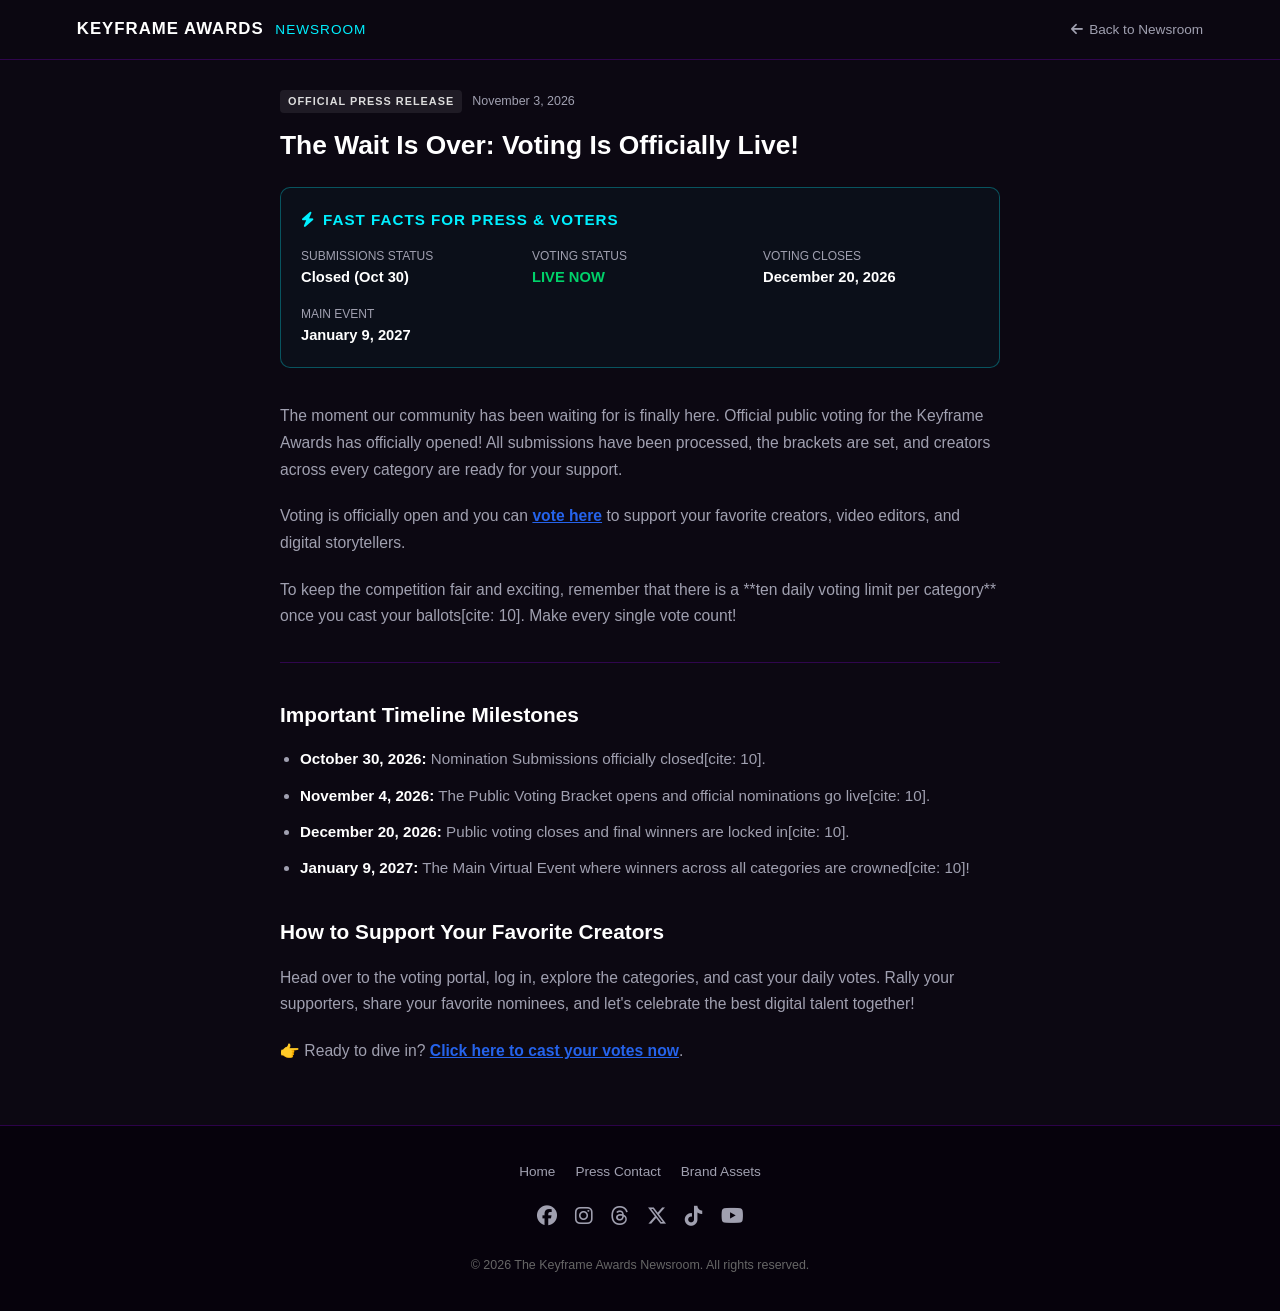
<file: voting-is-live/index.html>
<!DOCTYPE html>
<html lang="en">
<head>
    <meta charset="UTF-8">
    <meta name="viewport" content="width=device-width, initial-scale=1.0">
    <title>Voting is Live: Official Nominees Announced | Keyframe Awards Newsroom</title>

<!-- Favicon -->
  <link rel="icon" type="image/png" href="favicon.png">

  <!-- Google Analytics -->
  <script async src="https://www.googletagmanager.com/gtag/js?id=G-Z8HX6L8WEG"></script>
  <script>
    window.dataLayer = window.dataLayer || [];
    function gtag(){dataLayer.push(arguments);}
    gtag('js', new Date());
    gtag('config', 'G-Z8HX6L8WEG');
  </script>

    <link rel="stylesheet" href="https://cdnjs.cloudflare.com/ajax/libs/font-awesome/6.5.2/css/all.min.css">
    <link rel="stylesheet" href="../style.css">
</head>
<body>

    <!-- HEADER -->
    <header class="press-header">
        <a href="https://press.keyframe-awards.com" class="brand-logo">Keyframe Awards <span>Newsroom</span></a>
        <a href="https://press.keyframe-awards.com" class="back-link"><i class="fas fa-arrow-left"></i> Back to Newsroom</a>
    </header>

    <!-- ARTICLE CONTAINER -->
    <main class="article-container">
        
        <div class="meta-row">
            <span class="meta-tag">Official Press Release</span>
            <span class="meta-date">November 3, 2026</span>
        </div>
        
        <h1 class="article-title-large">The Wait Is Over: Voting Is Officially Live!</h1>
        
        <!-- EXECUTIVE SUMMARY BOX -->
        <div class="fast-facts-box">
            <h3><i class="fas fa-bolt"></i> Fast Facts for Press & Voters</h3>
            <div class="facts-grid">
                <div class="fact-item">
                    <span class="fact-label">Submissions Status</span>
                    <span class="fact-value">Closed (Oct 30)</span>
                </div>
                <div class="fact-item">
                    <span class="fact-label">Voting Status</span>
                    <span class="fact-value" style="color: #00d26a; font-weight: bold;">LIVE NOW</span>
                </div>
                <div class="fact-item">
                    <span class="fact-label">Voting Closes</span>
                    <span class="fact-value">December 20, 2026</span>
                </div>
                <div class="fact-item">
                    <span class="fact-label">Main Event</span>
                    <span class="fact-value">January 9, 2027</span>
                </div>
            </div>
        </div>

        <p>The moment our community has been waiting for is finally here. Official public voting for the Keyframe Awards has officially opened! All submissions have been processed, the brackets are set, and creators across every category are ready for your support.</p>

        <p>Voting is officially open and you can <a href="https://vote.keyframe-awards.com" target="_blank" style="color: #2563eb; text-decoration: underline; font-weight: bold;">vote here</a> to support your favorite creators, video editors, and digital storytellers.</p>

        <p>To keep the competition fair and exciting, remember that there is a **ten daily voting limit per category** once you cast your ballots[cite: 10]. Make every single vote count!</p>

        <hr>

        <h2>Important Timeline Milestones</h2>
        
        <ul>
            <li><strong>October 30, 2026:</strong> Nomination Submissions officially closed[cite: 10].</li>
            <li><strong>November 4, 2026:</strong> The Public Voting Bracket opens and official nominations go live[cite: 10].</li>
            <li><strong>December 20, 2026:</strong> Public voting closes and final winners are locked in[cite: 10].</li>
            <li><strong>January 9, 2027:</strong> The Main Virtual Event where winners across all categories are crowned[cite: 10]!</li>
        </ul>

        <h2>How to Support Your Favorite Creators</h2>
        
        <p>Head over to the voting portal, log in, explore the categories, and cast your daily votes. Rally your supporters, share your favorite nominees, and let's celebrate the best digital talent together!</p>

        <p>👉 Ready to dive in? <a href="https://vote.keyframe-awards.com" target="_blank" style="color: #2563eb; text-decoration: underline; font-weight: bold;">Click here to cast your votes now</a>.</p>

    </main>

    <!-- FOOTER -->
    <footer class="press-footer">
        <div class="footer-content">
            <div class="footer-links">
                <a href="https://keyframe-awards.com">Home</a>
                <a href="mailto:press@keyframe-awards.com">Press Contact</a>
                <a href="https://keyframe-awards.com/keyframe%20award%20image.jpg" target="_blank">Brand Assets</a>
            </div>

            <div class="footer-socials">
                <a href="https://www.facebook.com/keyframeawards" target="_blank" aria-label="Facebook"><i class="fab fa-facebook"></i></a>
                <a href="https://www.instagram.com/keyframeawards" target="_blank" aria-label="Instagram"><i class="fab fa-instagram"></i></a>
                <a href="https://www.threads.com/@keyframeawards" target="_blank" aria-label="Threads"><i class="fab fa-threads"></i></a>
                <a href="https://x.com/keyframeawards" target="_blank" aria-label="X (Twitter)"><i class="fab fa-x-twitter"></i></a>
                <a href="https://tiktok.com/@keyframeawards" target="_blank" aria-label="TikTok"><i class="fab fa-tiktok"></i></a>
                <a href="https://www.youtube.com/@KeyframeAwards" target="_blank" aria-label="YouTube"><i class="fab fa-youtube"></i></a>
            </div>

            <p class="footer-copy">© 2026 The Keyframe Awards Newsroom. All rights reserved.</p>
        </div>
    </footer>

</body>
</html>
</file>
<file: style.css>
:root {
    --bg-dark: #0c0812;
    --card-bg: rgba(26, 0, 51, 0.4);
    --border-purple: rgba(157, 0, 255, 0.25);
    --neon-cyan: #00f0ff;
    --neon-pink: #ff007f;
    --text-main: #ffffff;
    --text-muted: #a0a0b0;
}

* {
    box-sizing: border-box;
    margin: 0;
    padding: 0;
    font-family: -apple-system, BlinkMacSystemFont, "Segoe UI", Roboto, Helvetica, Arial, sans-serif;
}

body {
    background-color: var(--bg-dark);
    color: var(--text-main);
    line-height: 1.6;
}

/* HEADER */
.press-header {
    display: flex;
    justify-content: space-between;
    align-items: center;
    padding: 16px 6%;
    border-bottom: 1px solid var(--border-purple);
    background: rgba(12, 8, 18, 0.95);
    backdrop-filter: blur(10px);
    position: sticky;
    top: 0;
    z-index: 100;
}

.brand-logo {
    font-size: 1.05rem;
    font-weight: 800;
    letter-spacing: 1px;
    color: var(--text-main);
    text-decoration: none;
    text-transform: uppercase;
}

.brand-logo span {
    color: var(--neon-cyan);
    font-weight: 400;
    font-size: 0.85rem;
    margin-left: 6px;
}

.back-link {
    color: var(--text-muted);
    text-decoration: none;
    font-size: 0.85rem;
    transition: color 0.25s;
    display: flex;
    align-items: center;
    gap: 6px;
}

.back-link:hover {
    color: var(--neon-cyan);
}

/* CONTAINER */
.press-hero {
    max-width: 860px;
    margin: 40px auto 30px auto;
    padding: 0 20px;
}

.press-badge {
    display: inline-block;
    background: rgba(0, 240, 255, 0.1);
    border: 1px solid var(--neon-cyan);
    color: var(--neon-cyan);
    font-size: 0.72rem;
    font-weight: 700;
    padding: 4px 10px;
    border-radius: 20px;
    letter-spacing: 1.2px;
    text-transform: uppercase;
    margin-bottom: 12px;
}

.page-title {
    font-size: 2.1rem;
    font-weight: 800;
    letter-spacing: -0.5px;
    margin-bottom: 10px;
}

.page-subtitle {
    font-size: 1rem;
    color: var(--text-muted);
    margin-bottom: 30px;
    max-width: 680px;
}

/* EXECUTIVE FAST FACTS BOX */
.fast-facts-box {
    background: rgba(0, 240, 255, 0.03);
    border: 1px solid rgba(0, 240, 255, 0.3);
    border-radius: 10px;
    padding: 20px;
    margin-bottom: 35px;
}

.fast-facts-box h3 {
    font-size: 0.95rem;
    color: var(--neon-cyan);
    text-transform: uppercase;
    letter-spacing: 1px;
    margin-bottom: 15px;
    display: flex;
    align-items: center;
    gap: 8px;
}

.facts-grid {
    display: grid;
    grid-template-columns: repeat(auto-fit, minmax(180px, 1fr));
    gap: 15px;
}

.fact-item {
    display: flex;
    flex-direction: column;
}

.fact-label {
    font-size: 0.75rem;
    color: var(--text-muted);
    text-transform: uppercase;
}

.fact-value {
    font-size: 0.92rem;
    font-weight: 700;
    color: #ffffff;
}

/* MEDIA KIT GRID */
.resources-grid {
    display: grid;
    grid-template-columns: repeat(auto-fit, minmax(260px, 1fr));
    gap: 18px;
    margin-bottom: 40px;
}

.resource-card {
    background: var(--card-bg);
    border: 1px solid var(--border-purple);
    border-radius: 10px;
    padding: 18px;
    display: flex;
    align-items: flex-start;
    gap: 14px;
}

.resource-icon {
    font-size: 1.6rem;
    color: var(--neon-cyan);
}

.resource-info h4 {
    font-size: 0.98rem;
    margin-bottom: 4px;
}

.resource-info p {
    font-size: 0.82rem;
    color: var(--text-muted);
    margin-bottom: 10px;
}

.resource-btn {
    color: var(--neon-cyan);
    text-decoration: none;
    font-size: 0.82rem;
    font-weight: 700;
    display: inline-flex;
    align-items: center;
    gap: 5px;
}

.resource-btn:hover {
    text-decoration: underline;
}

/* ARTICLES LIST */
.section-title {
    font-size: 1.3rem;
    font-weight: 700;
    margin-bottom: 20px;
    padding-bottom: 8px;
    border-bottom: 1px solid var(--border-purple);
}

.articles-list {
    display: flex;
    flex-direction: column;
    gap: 18px;
}

.article-card {
    background: var(--card-bg);
    border: 1px solid var(--border-purple);
    border-radius: 10px;
    padding: 22px;
    text-decoration: none;
    color: inherit;
    transition: transform 0.2s, border-color 0.2s;
    display: block;
}

.article-card:hover {
    transform: translateY(-2px);
    border-color: var(--neon-cyan);
}

.meta-row {
    display: flex;
    align-items: center;
    gap: 10px;
    margin-bottom: 10px;
}

.meta-tag {
    font-size: 0.68rem;
    text-transform: uppercase;
    letter-spacing: 1px;
    background: rgba(255, 255, 255, 0.08);
    color: #dddddd;
    padding: 3px 8px;
    border-radius: 4px;
    font-weight: 600;
}

.meta-date {
    font-size: 0.78rem;
    color: var(--text-muted);
}

.article-title {
    font-size: 1.25rem;
    font-weight: 700;
    line-height: 1.35;
    margin-bottom: 8px;
    color: #ffffff;
}

.article-preview {
    color: var(--text-muted);
    font-size: 0.92rem;
    line-height: 1.55;
}

/* SUBPAGE ARTICLE READABILITY FIXES */
.article-container {
    max-width: 760px;
    margin: 30px auto 40px auto;
    padding: 0 20px;
}

.article-title-large {
    font-size: 1.65rem;
    line-height: 1.3;
    font-weight: 800;
    margin: 15px 0 24px 0;
    color: #ffffff;
}

.article-container p {
    color: var(--text-muted);
    font-size: 0.98rem;
    margin-bottom: 20px;
    line-height: 1.7;
}

.article-container strong {
    color: #ffffff;
}

.article-container hr {
    border: 0;
    border-top: 1px solid var(--border-purple);
    margin: 32px 0;
}

.article-container h2 {
    font-size: 1.3rem;
    font-weight: 700;
    margin: 35px 0 16px 0;
    color: #ffffff;
}

.article-container ul {
    padding-left: 20px;
    margin-bottom: 26px;
}

.article-container li {
    color: var(--text-muted);
    font-size: 0.95rem;
    margin-bottom: 12px;
    line-height: 1.6;
}

.article-container blockquote {
    border-left: 3px solid var(--neon-cyan);
    margin: 28px 0;
    padding: 12px 16px;
    font-style: italic;
    color: #dddddd;
    background: rgba(0, 240, 255, 0.04);
    border-radius: 0 8px 8px 0;
}

/* FOOTER */
.press-footer {
    border-top: 1px solid var(--border-purple);
    margin-top: 60px;
    background: rgba(5, 0, 10, 0.8);
    padding: 35px 5%;
}

.footer-content {
    max-width: 860px;
    margin: 0 auto;
    display: flex;
    flex-direction: column;
    align-items: center;
    gap: 18px;
    text-align: center;
}

.footer-socials {
    display: flex;
    gap: 18px;
    flex-wrap: wrap;
    justify-content: center;
}

.footer-socials a {
    color: var(--text-muted);
    font-size: 1.25rem;
    transition: color 0.25s;
}

.footer-socials a:hover {
    color: var(--neon-cyan);
}

.footer-links {
    display: flex;
    gap: 20px;
    flex-wrap: wrap;
    justify-content: center;
}

.footer-links a {
    color: var(--text-muted);
    text-decoration: none;
    font-size: 0.85rem;
    transition: color 0.25s;
}

.footer-links a:hover {
    color: var(--neon-cyan);
}

.footer-copy {
    font-size: 0.78rem;
    color: #666666;
    margin-top: 6px;
}

@media (max-width: 600px) {
    .page-title { font-size: 1.7rem; }
    .article-title-large { font-size: 1.5rem; }
    .press-header { padding: 14px 4%; }
}
</file>
